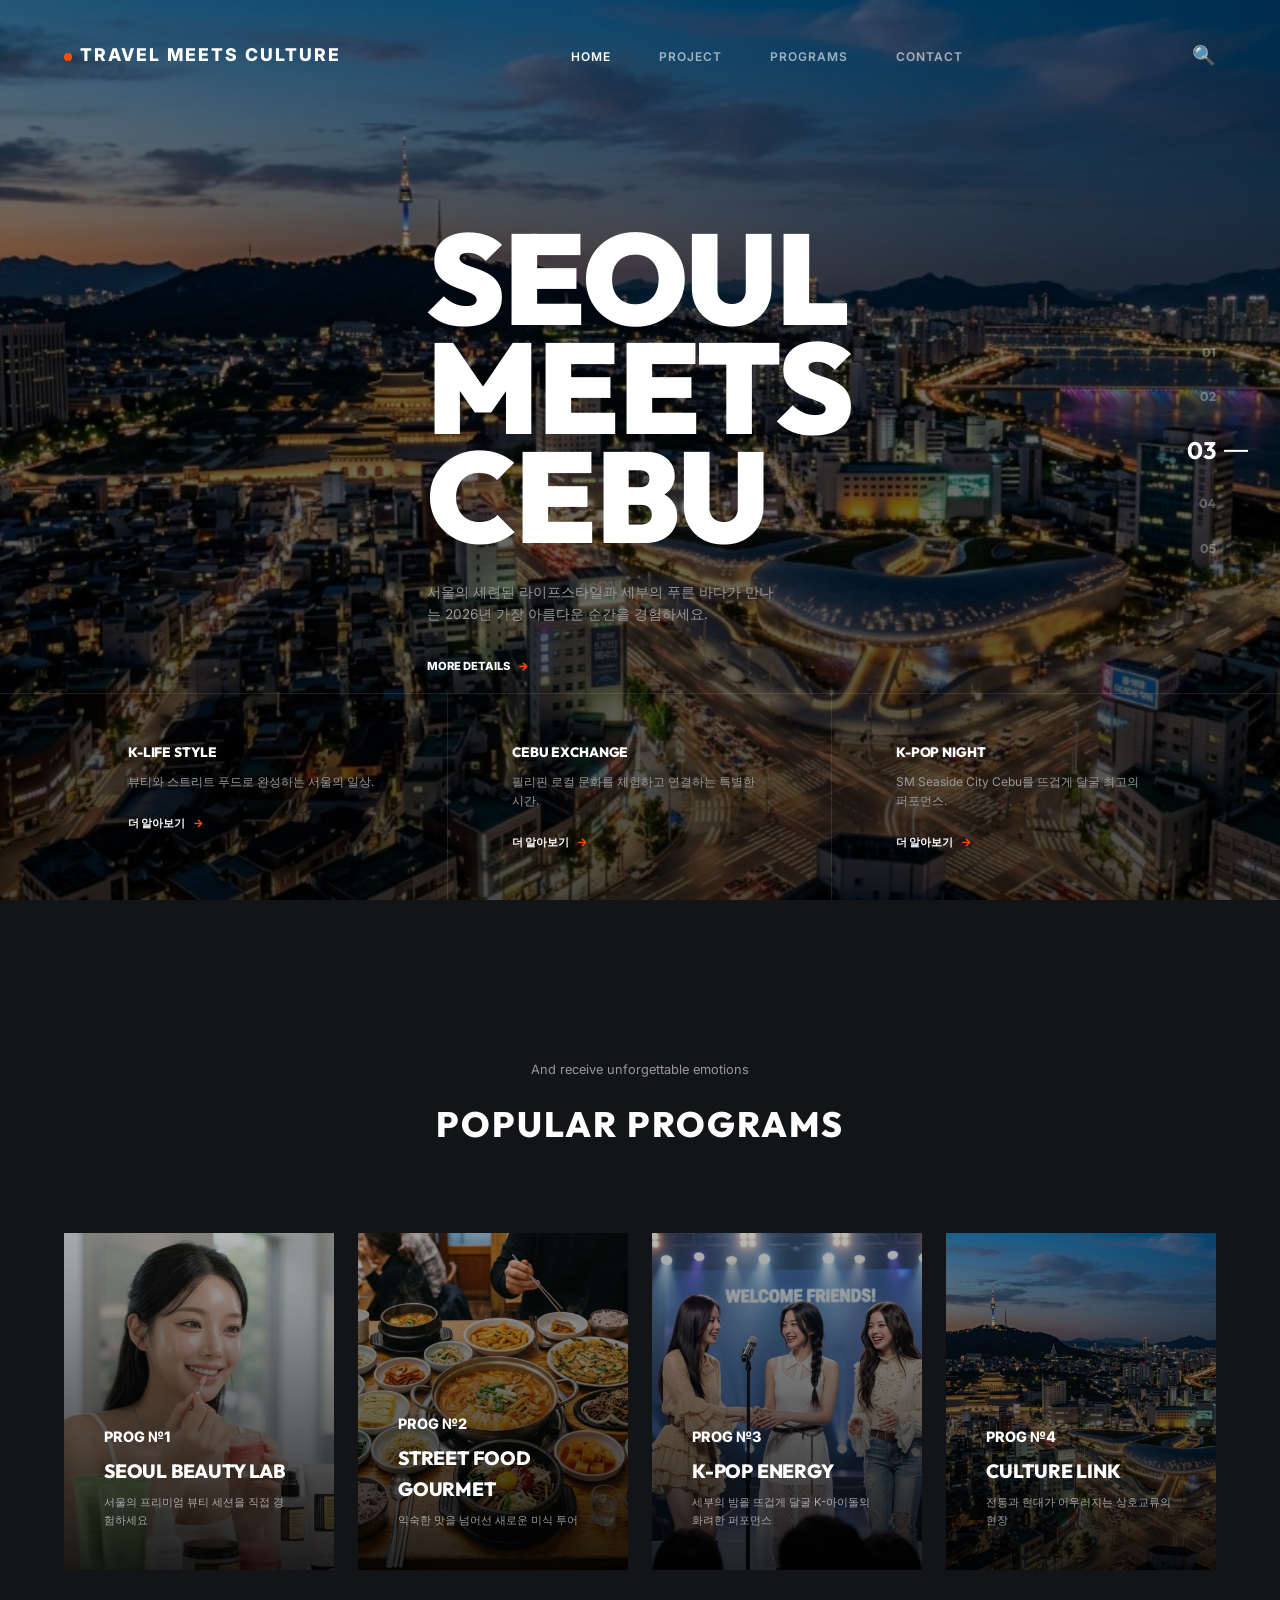
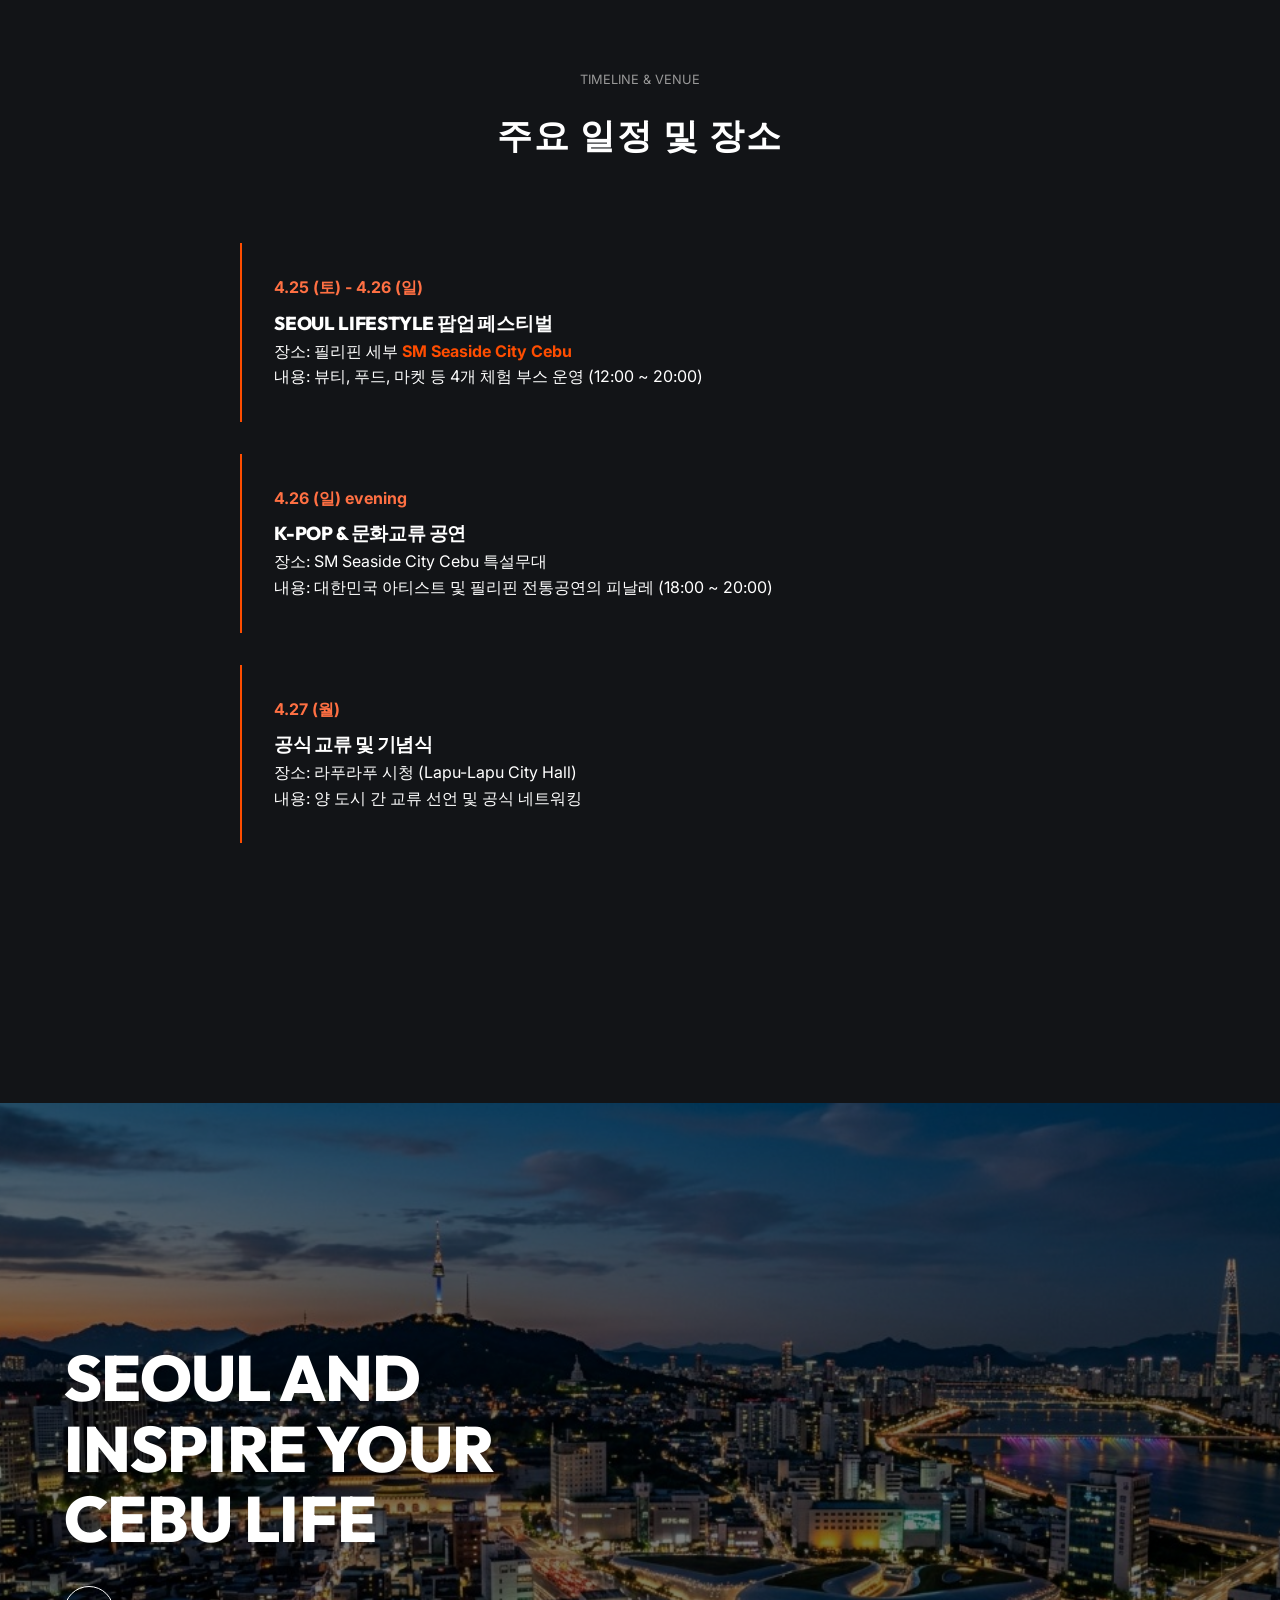
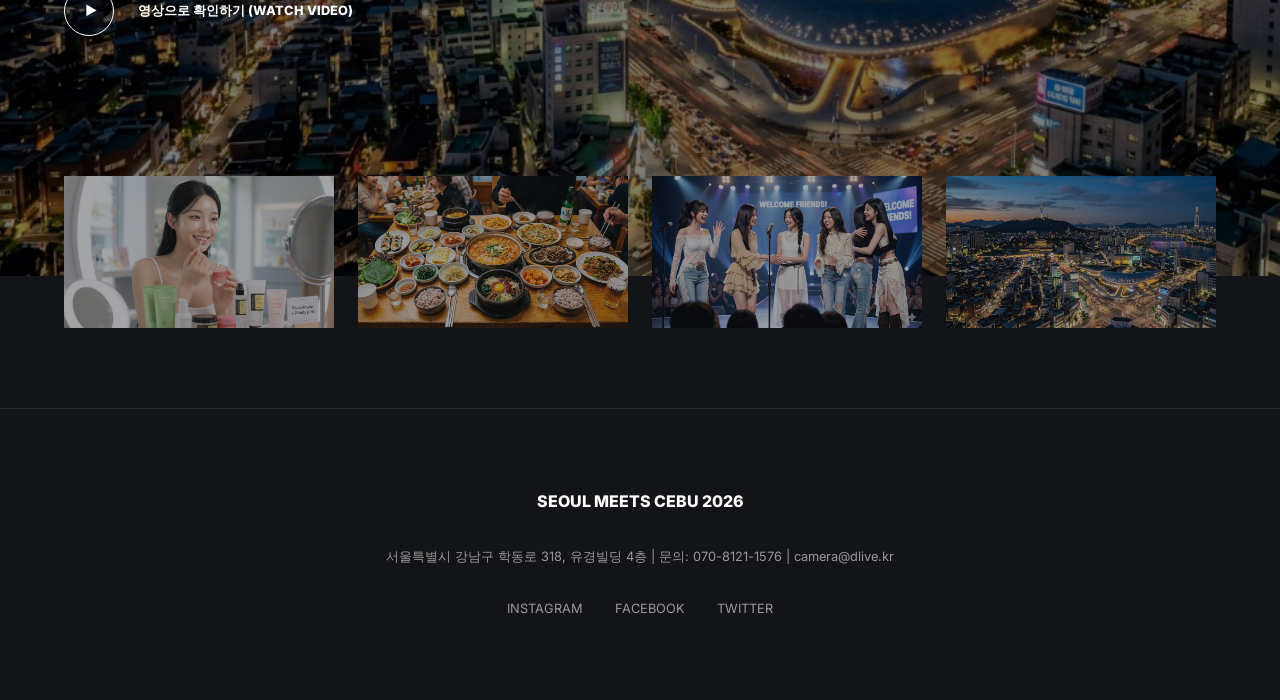
<file: deploy/250310-HomePage Cebu/index.html>
<!DOCTYPE html>
<html lang="ko">
<head>
  <meta charset="UTF-8">
  <meta name="viewport" content="width=device-width, initial-scale=1.0">
  <meta name="description" content="SEOUL MEETS CEBU | VISIT THE FUSION OF SEOUL AND CEBU 2026">
  <title>SEOUL MEETS CEBU | Cinematic Travel Experience</title>
  
  <!-- Google Fonts -->
  <link rel="preconnect" href="https://fonts.googleapis.com">
  <link rel="preconnect" href="https://fonts.gstatic.com" crossorigin>
  <link href="https://fonts.googleapis.com/css2?family=Inter:wght@400;600&family=Outfit:wght@800;900&display=swap" rel="stylesheet">
  
  <link rel="stylesheet" href="style.css">
  
  <!-- Google tag (gtag.js) -->
  <script async src="https://www.googletagmanager.com/gtag/js?id=G-MHH1W9CNJH"></script>
  <script>
    window.dataLayer = window.dataLayer || [];
    function gtag(){dataLayer.push(arguments);}
    gtag('js', new Date());

    gtag('config', 'G-MHH1W9CNJH');
  </script>
</head>
<body>

  <!-- Navigation -->
  <nav>
    <div class="container nav-content">
      <a href="#" class="logo"><span></span>TRAVEL MEETS CULTURE</a>
      <ul class="nav-links">
        <li><a href="#" class="active">HOME</a></li>
        <li><a href="#about">PROJECT</a></li>
        <li><a href="#popular">PROGRAMS</a></li>
        <li><a href="#contact">CONTACT</a></li>
      </ul>
      <div style="cursor: pointer; font-size: 1.2rem;">🔍</div>
    </div>
  </nav>

  <!-- Hero Section -->
  <section class="hero">
    <div class="container">
      <div class="hero-content">
        <h1>SEOUL<br>MEETS<br>CEBU</h1>
        <p>서울의 세련된 라이프스타일과 세부의 푸른 바다가 만나는 2026년 가장 아름다운 순간을 경험하세요.</p>
        <a href="#popular" class="more-btn">MORE DETAILS</a>
      </div>
    </div>

    <div class="vertical-indicators">
      <span>01</span>
      <span>02</span>
      <span class="active">03</span>
      <span>04</span>
      <span>05</span>
    </div>

    <div class="hero-footer">
      <div class="container hero-footer-grid">
        <div class="hero-footer-item">
          <h4>K-LIFE STYLE</h4>
          <p>뷰티와 스트리트 푸드로 완성하는 서울의 일상.</p>
          <a href="#" class="more-btn">더 알아보기</a>
        </div>
        <div class="hero-footer-item">
          <h4>CEBU EXCHANGE</h4>
          <p>필리핀 로컬 문화를 체험하고 연결하는 특별한 시간.</p>
          <a href="#" class="more-btn">더 알아보기</a>
        </div>
        <div class="hero-footer-item">
          <h4>K-POP NIGHT</h4>
          <p>SM Seaside City Cebu를 뜨겁게 달굴 최고의 퍼포먼스.</p>
          <a href="#" class="more-btn">더 알아보기</a>
        </div>
      </div>
    </div>
  </section>

  <!-- Popular Programs -->
  <section id="popular" style="padding-top: 10rem;">
    <div class="container">
      <div class="section-intro">
        <p>And receive unforgettable emotions</p>
        <h2>POPULAR PROGRAMS</h2>
      </div>

      <div class="program-grid">
        <div class="program-card">
          <img src="program1.jpg" alt="K-Beauty">
          <div class="program-overlay">
            <span class="num">PROG №1</span>
            <h4>SEOUL BEAUTY LAB</h4>
            <p>서울의 프리미엄 뷰티 세션을 직접 경험하세요</p>
          </div>
        </div>
        <div class="program-card">
          <img src="program2.jpg" alt="K-Food">
          <div class="program-overlay">
            <span class="num">PROG №2</span>
            <h4>STREET FOOD GOURMET</h4>
            <p>익숙한 맛을 넘어선 새로운 미식 투어</p>
          </div>
        </div>
        <div class="program-card">
          <img src="program3.jpg" alt="K-POP">
          <div class="program-overlay">
            <span class="num">PROG №3</span>
            <h4>K-POP ENERGY</h4>
            <p>세부의 밤을 뜨겁게 달굴 K-아이돌의 화려한 퍼포먼스</p>
          </div>
        </div>
        <div class="program-card">
          <img src="hero_new.jpg" alt="Culture">
          <div class="program-overlay">
            <span class="num">PROG №4</span>
            <h4>CULTURE LINK</h4>
            <p>전통과 현대가 어우러지는 상호교류의 현장</p>
          </div>
        </div>
      </div>
    </div>
  </section>

  <!-- Schedule -->
  <section id="schedule" style="padding: 100px 0;">
    <div class="container">
      <div class="section-intro">
        <p>TIMELINE & VENUE</p>
        <h2>주요 일정 및 장소</h2>
      </div>
      <div style="max-width: 800px; margin: 0 auto;">
        <div style="padding: 2rem; border-left: 2px solid var(--color-accent); position: relative; margin-bottom: 2rem;">
          <span style="font-weight: 700; color: var(--color-accent-sub); display: block; margin-bottom: 0.5rem;">4.25 (토) - 4.26 (일)</span>
          <h3>Seoul Lifestyle 팝업 페스티벌</h3>
          <p>장소: 필리핀 세부 <strong style="color: var(--color-accent);">SM Seaside City Cebu</strong><br>
          내용: 뷰티, 푸드, 마켓 등 4개 체험 부스 운영 (12:00 ~ 20:00)</p>
        </div>
        <div style="padding: 2rem; border-left: 2px solid var(--color-accent); position: relative; margin-bottom: 2rem;">
          <span style="font-weight: 700; color: var(--color-accent-sub); display: block; margin-bottom: 0.5rem;">4.26 (일) evening</span>
          <h3>K-POP & 문화교류 공연</h3>
          <p>장소: SM Seaside City Cebu 특설무대<br>
          내용: 대한민국 아티스트 및 필리핀 전통공연의 피날레 (18:00 ~ 20:00)</p>
        </div>
        <div style="padding: 2rem; border-left: 2px solid var(--color-accent); position: relative;">
          <span style="font-weight: 700; color: var(--color-accent-sub); display: block; margin-bottom: 0.5rem;">4.27 (월)</span>
          <h3>공식 교류 및 기념식</h3>
          <p>장소: 라푸라푸 시청 (Lapu-Lapu City Hall)<br>
          내용: 양 도시 간 교류 선언 및 공식 네트워킹</p>
        </div>
      </div>
    </div>
  </section>

  <!-- Inspire Section -->
  <section class="inspire-section">
    <div class="container">
      <div class="inspire-content">
        <h2>SEOUL AND<br>INSPIRE YOUR<br>CEBU LIFE</h2>
        <a href="#" class="play-btn">
          <span class="play-icon">▶</span>
          영상으로 확인하기 (WATCH VIDEO)
        </a>
      </div>
    </div>
  </section>

  <!-- Final Gallery (Optional Overlay style) -->
  <div class="container">
    <div class="bottom-gallery">
      <div class="bottom-gallery-item">
        <img src="program1.jpg" alt="Beauty">
      </div>
      <div class="bottom-gallery-item">
        <img src="program2.jpg" alt="Food">
      </div>
      <div class="bottom-gallery-item">
        <img src="program3.jpg" alt="K-POP">
      </div>
      <div class="bottom-gallery-item">
        <img src="hero_new.jpg" alt="Seoul">
      </div>
    </div>
  </div>

  <!-- Footer -->
  <footer id="contact">
    <div class="container">
      <a href="#" class="footer-logo">SEOUL MEETS CEBU 2026</a>
      <p style="font-size: 0.8rem; color: var(--color-text-dim); margin-bottom: 2rem;">
        서울특별시 강남구 학동로 318, 유경빌딩 4층  |  문의: 070-8121-1576  |  camera@dlive.kr
      </p>
      <div style="display: flex; justify-content: center; gap: 2rem;">
        <a href="#" style="font-size: 0.8rem; color: var(--color-text-dim);">INSTAGRAM</a>
        <a href="#" style="font-size: 0.8rem; color: var(--color-text-dim);">FACEBOOK</a>
        <a href="#" style="font-size: 0.8rem; color: var(--color-text-dim);">TWITTER</a>
      </div>
    </div>
  </footer>

  <script src="script.js"></script>
</body>
</html>
</file>
<file: deploy/250310-HomePage Cebu/style.css>
/* 
  'SEOUL MEETS CEBU' - Inspired by "VISIT TOKYO" travel theme
  High-contrast, Cinematic, Dark Charcoal & Orange
*/

:root {
  /* Colors from example */
  --color-bg: #121417;
  --color-bg-light: #1a1d22;
  --color-accent: #ff4d00; /* Vivid Orange */
  --color-accent-sub: #ff7043;
  --color-text-main: #ffffff;
  --color-text-dim: #999999;
  --color-line: rgba(255, 255, 255, 0.1);

  /* Typography */
  --font-display: 'Outfit', sans-serif;
  --font-body: 'Inter', sans-serif;
}

* {
  margin: 0;
  padding: 0;
  box-sizing: border-box;
}

body {
  font-family: var(--font-body);
  background-color: var(--color-bg);
  color: var(--color-text-main);
  line-height: 1.6;
  overflow-x: hidden;
}

h1, h2, h3, h4 {
  font-family: var(--font-display);
  font-weight: 800;
  text-transform: uppercase;
  letter-spacing: -0.01em;
}

a {
  text-decoration: none;
  color: inherit;
  transition: 0.3s;
}

/* Layout */
.container {
  max-width: 1400px;
  margin: 0 auto;
  padding: 0 4rem;
}

/* Nav */
nav {
  position: absolute;
  top: 0;
  width: 100%;
  padding: 2.5rem 0;
  z-index: 100;
}

.nav-content {
  display: flex;
  justify-content: space-between;
  align-items: center;
}

.logo {
  font-size: 1.1rem;
  font-weight: 800;
  letter-spacing: 2px;
}

.logo span {
  width: 8px;
  height: 8px;
  background: var(--color-accent);
  display: inline-block;
  border-radius: 50%;
  margin-right: 8px;
}

.nav-links {
  display: flex;
  gap: 3rem;
  list-style: none;
}

.nav-links li a {
  font-size: 0.75rem;
  font-weight: 600;
  color: rgba(255, 255, 255, 0.6);
  letter-spacing: 1px;
}

.nav-links li a:hover, .nav-links li a.active {
  color: #fff;
}

/* Hero Section */
.hero {
  height: 100vh;
  position: relative;
  background: linear-gradient(rgba(0,0,0,0.4), rgba(0,0,0,0.7)), url('hero_new.jpg') no-repeat center center/cover;
  display: flex;
  align-items: center;
}

.hero-content {
  max-width: 600px;
  position: relative;
}

.hero h1 {
  font-size: 8rem;
  line-height: 0.85;
  margin-bottom: 2rem;
  font-weight: 900;
}

.hero p {
  font-size: 0.85rem;
  color: var(--color-text-dim);
  max-width: 350px;
  margin-bottom: 2rem;
}

.vertical-indicators {
  position: absolute;
  right: 4rem;
  top: 50%;
  transform: translateY(-50%);
  display: flex;
  flex-direction: column;
  align-items: flex-end;
  gap: 1.5rem;
  font-family: var(--font-display);
}

.vertical-indicators span {
  font-size: 0.8rem;
  color: rgba(255,255,255,0.3);
  font-weight: 700;
}

.vertical-indicators span.active {
  color: #fff;
  font-size: 1.5rem;
  position: relative;
}

.vertical-indicators span.active::after {
  content: '';
  position: absolute;
  right: -2rem;
  top: 50%;
  width: 1.5rem;
  height: 2px;
  background: #fff;
}

.hero-footer {
  position: absolute;
  bottom: 0;
  left: 0;
  width: 100%;
  border-top: 1px solid var(--color-line);
}

.hero-footer-grid {
  display: grid;
  grid-template-columns: repeat(3, 1fr);
}

.hero-footer-item {
  padding: 3rem 4rem;
  border-right: 1px solid var(--color-line);
  transition: 0.4s;
}

.hero-footer-item:last-child {
  border-right: none;
}

.hero-footer-item:hover {
  background: rgba(255, 255, 255, 0.05);
}

.hero-footer-item h4 {
  font-size: 0.85rem;
  margin-bottom: 0.5rem;
}

.hero-footer-item p {
  font-size: 0.75rem;
  color: var(--color-text-dim);
  margin-bottom: 1.5rem;
}

.more-btn {
  font-size: 0.7rem;
  font-weight: 800;
  color: #fff;
  display: flex;
  align-items: center;
  gap: 8px;
}

.more-btn::after {
  content: '→';
  color: var(--color-accent);
}

/* Section Header */
.section-intro {
  text-align: center;
  margin-bottom: 5rem;
}

.section-intro p {
  font-size: 0.8rem;
  color: var(--color-text-dim);
  margin-bottom: 1rem;
}

.section-intro h2 {
  font-size: 2.2rem;
  letter-spacing: 2px;
}

/* Programs (Popular Tours style) */
.program-grid {
  display: grid;
  grid-template-columns: repeat(4, 1fr);
  gap: 1.5rem;
}

.program-card {
  position: relative;
  aspect-ratio: 4/5;
  overflow: hidden;
  cursor: pointer;
}

.program-card img {
  width: 100%;
  height: 100%;
  object-fit: cover;
  transition: 0.6s;
  opacity: 0.7;
}

.program-card:hover img {
  transform: scale(1.1);
  opacity: 0.9;
}

.program-overlay {
  position: absolute;
  top: 0;
  left: 0;
  width: 100%;
  height: 100%;
  padding: 2.5rem;
  display: flex;
  flex-direction: column;
  justify-content: flex-end;
  background: linear-gradient(transparent, rgba(0,0,0,0.8));
}

.program-overlay .num {
  font-size: 0.9rem;
  font-weight: 800;
  color: #fff;
  margin-bottom: 0.5rem;
}

.program-overlay h4 {
  font-size: 1.2rem;
  margin-bottom: 0.5rem;
}

.program-overlay p {
  font-size: 0.7rem;
  color: rgba(255,255,255,0.6);
}

/* Secondary Hero (Inspire) */
.inspire-section {
  padding: 15rem 0;
  margin-top: 10rem;
  background: linear-gradient(rgba(0,0,0,0.5), rgba(0,0,0,0.5)), url('inspire_bg.jpg') no-repeat center center/cover;
}

.inspire-content {
  max-width: 600px;
}

.inspire-content h2 {
  font-size: 4rem;
  line-height: 1.1;
  margin-bottom: 2rem;
}

.play-btn {
  display: flex;
  align-items: center;
  gap: 1.5rem;
  font-weight: 800;
  font-size: 0.8rem;
}

.play-icon {
  width: 50px;
  height: 50px;
  border: 1px solid #fff;
  border-radius: 50%;
  display: flex;
  align-items: center;
  justify-content: center;
  padding-left: 4px;
}

/* Bottom Gallery */
.bottom-gallery {
  display: flex;
  gap: 1.5rem;
  margin-top: -100px;
}

.bottom-gallery-item {
  flex: 1;
  aspect-ratio: 16/9;
  background: var(--color-bg-light);
  overflow: hidden;
}

.bottom-gallery-item img {
  width: 100%;
  height: 100%;
  object-fit: cover;
  opacity: 0.6;
}

/* Footer */
footer {
  padding: 5rem 0;
  text-align: center;
  border-top: 1px solid var(--color-line);
  margin-top: 5rem;
}

.footer-logo {
  font-size: 1rem;
  font-weight: 800;
  margin-bottom: 2rem;
  display: block;
}

/* ==========================================================================
   Responsive Design & Media Queries
   ========================================================================== */

/* Large screens & small desktops */
@media (max-width: 1200px) {
  .container { padding: 0 2rem; }
  .hero h1 { font-size: 6rem; }
}

/* Tablets (Portrait & Landscape) */
@media (max-width: 1024px) {
  .hero h1 { font-size: 5rem; }
  
  /* Layout adjustments */
  .program-grid { grid-template-columns: repeat(2, 1fr); gap: 2rem; }
  .hero-footer-grid { grid-template-columns: 1fr; }
  .hero-footer-item { 
    border-right: none; 
    border-bottom: 1px solid var(--color-line); 
    padding: 2.5rem 2rem; 
  }
  
  .inspire-content h2 { font-size: 3.5rem; }
  .vertical-indicators { right: 1rem; transform: scale(0.8) translateY(-60%); }
}

/* Mobile Devices */
@media (max-width: 768px) {
  /* Navigation */
  nav { padding: 1rem 0; background: rgba(18, 20, 23, 0.95); backdrop-filter: blur(10px); position: fixed; border-bottom: 1px solid var(--color-line); }
  .nav-links { display: none; }
  .container { padding: 0 1.5rem; }
  
  /* Hero */
  .hero { 
    height: auto; 
    min-height: 100vh; 
    padding-top: 150px; 
    padding-bottom: 50px; 
    align-items: flex-start;
  }
  .hero h1 { font-size: 4rem; line-height: 1; margin-bottom: 1.5rem; }
  .hero p { font-size: 0.9rem; }
  .vertical-indicators { display: none; }
  
  /* Hero Footer overrides */
  .hero-footer { position: static; border-top: none; margin-top: 3rem; }
  .hero-footer-grid { display: flex; flex-direction: column; gap: 1rem; }
  .hero-footer-item { 
    background: var(--color-bg-light); 
    border: 1px solid var(--color-line); 
    border-radius: 12px; 
    padding: 2rem; 
  }

  /* Programs */
  #popular { padding-top: 5rem; }
  .program-grid { grid-template-columns: 1fr; gap: 1.5rem; }
  .program-card { aspect-ratio: 4/3; border-radius: 12px; }

  /* Schedule */
  #schedule { padding: 50px 0; }
  #schedule .container > div > div { padding: 1.5rem; border-left-width: 4px; margin-bottom: 1.5rem; }
  #schedule h3 { font-size: 1.2rem; margin-bottom: 0.5rem; }

  /* Inspire */
  .inspire-section { padding: 6rem 0; margin-top: 3rem; }
  .inspire-content h2 { font-size: 2.5rem; }

  /* Gallery */
  .bottom-gallery { flex-direction: column; margin-top: 3rem; gap: 1rem; }
  .bottom-gallery-item { border-radius: 8px; }
  
  /* Footer */
  footer { padding: 3rem 0; margin-top: 3rem; }
}

/* Small Mobile */
@media (max-width: 480px) {
  .hero h1 { font-size: 3.2rem; }
  .section-intro h2 { font-size: 1.6rem; }
  .hero-footer-item { padding: 1.5rem; }
}
</file>
